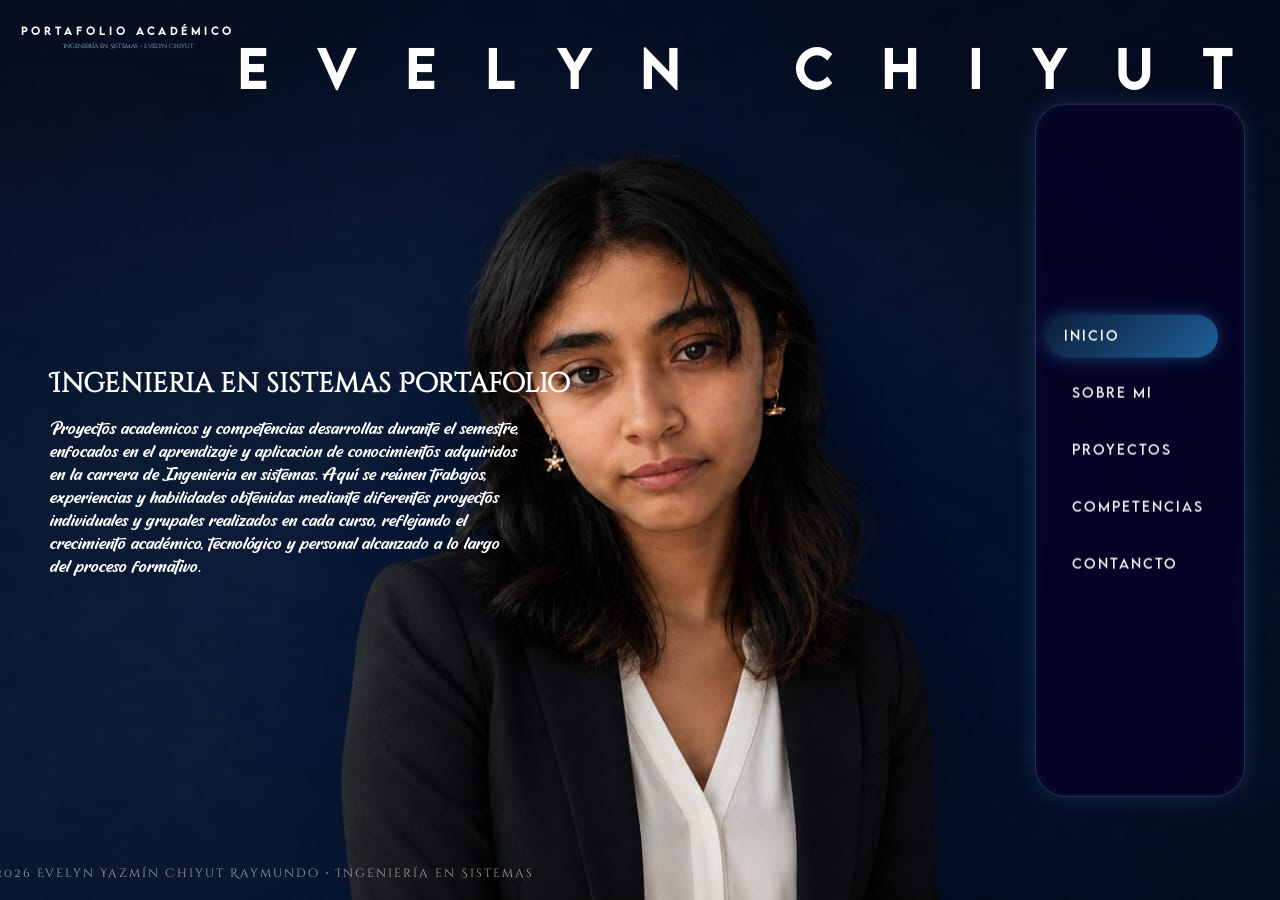
<file: index.html>
<!DOCTYPE html>
<html lang="en">
<head>
    <meta charset="UTF-8">
    <meta name="viewport" content="width=device-width, initial-scale=1.0">
    <title>Inicio</title>
    <link rel="stylesheet" href="index.css">
    <link rel="stylesheet" href="normalize.css">
</head>
<body>
    
    <section class="inicio">
         <header class="encabezado-inicio">
        <h1>Portafolio Académico</h1>
        <p>Ingeniería en Sistemas • Evelyn Chiyut</p>
    </header>

        <div class="contenido">
            <h1>Ingenieria en sistemas Portafolio</h1>
            <p>Proyectos academicos y competencias desarrollas durante el semestre,</p>
            <p>enfocados en el aprendizaje y aplicacion de conocimientos adquiridos</p>
            <p>en la carrera de Ingenieria en sistemas. Aquí se reúnen trabajos,</p>
            <p>experiencias y habilidades obtenidas mediante diferentes proyectos</p>
            <p>individuales y grupales realizados en cada curso, reflejando el</p>
            <p>crecimiento académico, tecnológico y personal alcanzado a lo largo</p>
            <p>del proceso formativo.</p>
        </div>
    </section>
    <h2 class="nombre">Evelyn Chiyut</h2>
    <nav class="menu">
        <a href="index.html" class="activo">Inicio</a>
        <a href="sobre-mi.html">Sobre mi</a>
        <a href="Proyector.html">Proyectos</a>
        <a href="Competencias.html">Competencias</a>
        <a href="contacto.html">Contancto</a>
    </nav>
    <footer class="footer-inicio">
    <p>
        © 2026 Evelyn Yazmín Chiyut Raymundo • Ingeniería en Sistemas
    </p>
</footer>
</body>
</html>
</file>
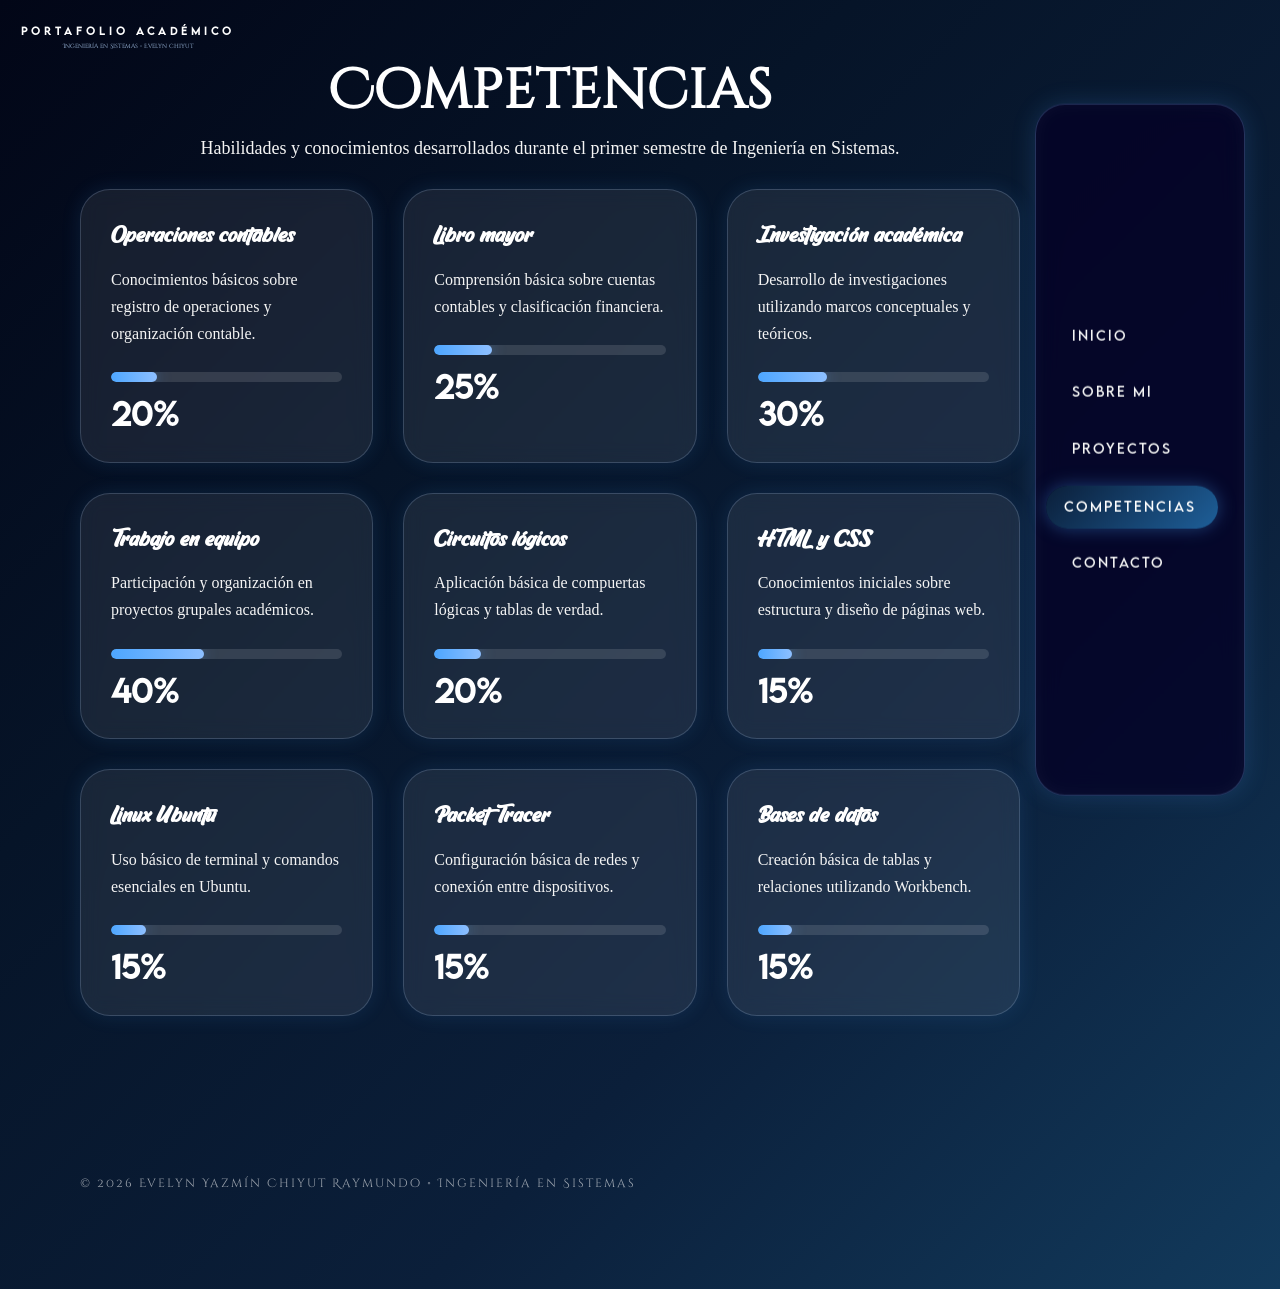
<file: Competencias.html>
<!DOCTYPE html>
<html lang="en">
<head>
    <meta charset="UTF-8">
    <meta name="viewport" content="width=device-width, initial-scale=1.0">
    <title>Competencias</title>
    <link rel="stylesheet" href="competencias.css">
    <link rel="stylesheet" href="normalize.css">
</head>
<body>
    <nav class="menu">
        <a href="index.html">Inicio</a>
        <a href="sobre-mi.html">Sobre mi</a>
        <a href="Proyector.html">Proyectos</a>
        <a href="Competencias.html" class="activo">Competencias</a>
        <a href="contacto.html">Contacto</a>

    </nav>
    <section id="competencias" class="competencias">
         <header class="encabezado-inicio">
        <h1>Portafolio Académico</h1>
        <p>Ingeniería en Sistemas • Evelyn Chiyut</p>
    </header>
    <h2>Competencias</h2>
    <p class="texto-competencias">
        Habilidades y conocimientos desarrollados durante el primer semestre
        de Ingeniería en Sistemas.
    </p>

   <div class="contenedor-competencias">

    <div class="card-competencia">
        <h3>Operaciones contables</h3>

        <p>
            Conocimientos básicos sobre registro de operaciones y organización contable.
        </p>

        <div class="barra">
            <div class="nivel veinte"></div>
        </div>

        <span>20%</span>
    </div>

    <div class="card-competencia">
        <h3>Libro mayor</h3>

        <p>
            Comprensión básica sobre cuentas contables y clasificación financiera.
        </p>

        <div class="barra">
            <div class="nivel veinticinco"></div>
        </div>

        <span>25%</span>
    </div>

    <div class="card-competencia">
        <h3>Investigación académica</h3>

        <p>
            Desarrollo de investigaciones utilizando marcos conceptuales y teóricos.
        </p>

        <div class="barra">
            <div class="nivel treinta"></div>
        </div>

        <span>30%</span>
    </div>

    <div class="card-competencia">
        <h3>Trabajo en equipo</h3>

        <p>
            Participación y organización en proyectos grupales académicos.
        </p>

        <div class="barra">
            <div class="nivel cuarenta"></div>
        </div>

        <span>40%</span>
    </div>

    <div class="card-competencia">
        <h3>Circuitos lógicos</h3>

        <p>
            Aplicación básica de compuertas lógicas y tablas de verdad.
        </p>

        <div class="barra">
            <div class="nivel veinte"></div>
        </div>

        <span>20%</span>
    </div>

    <div class="card-competencia">
        <h3>HTML y CSS</h3>

        <p>
            Conocimientos iniciales sobre estructura y diseño de páginas web.
        </p>

        <div class="barra">
            <div class="nivel quince"></div>
        </div>

        <span>15%</span>
    </div>

    <div class="card-competencia">
        <h3>Linux Ubuntu</h3>

        <p>
            Uso básico de terminal y comandos esenciales en Ubuntu.
        </p>

        <div class="barra">
            <div class="nivel quince"></div>
        </div>

        <span>15%</span>
    </div>

    <div class="card-competencia">
        <h3>Packet Tracer</h3>

        <p>
            Configuración básica de redes y conexión entre dispositivos.
        </p>

        <div class="barra">
            <div class="nivel quince"></div>
        </div>

        <span>15%</span>
    </div>

    <div class="card-competencia">
        <h3>Bases de datos</h3>

        <p>
            Creación básica de tablas y relaciones utilizando Workbench.
        </p>

        <div class="barra">
            <div class="nivel quince"></div>
        </div>

        <span>15%</span>
    </div>

</div>
     <footer class="footer-inicio">
    <p>
        © 2026 Evelyn Yazmín Chiyut Raymundo • Ingeniería en Sistemas
    </p>
</footer>
</body>
</html>
</file>
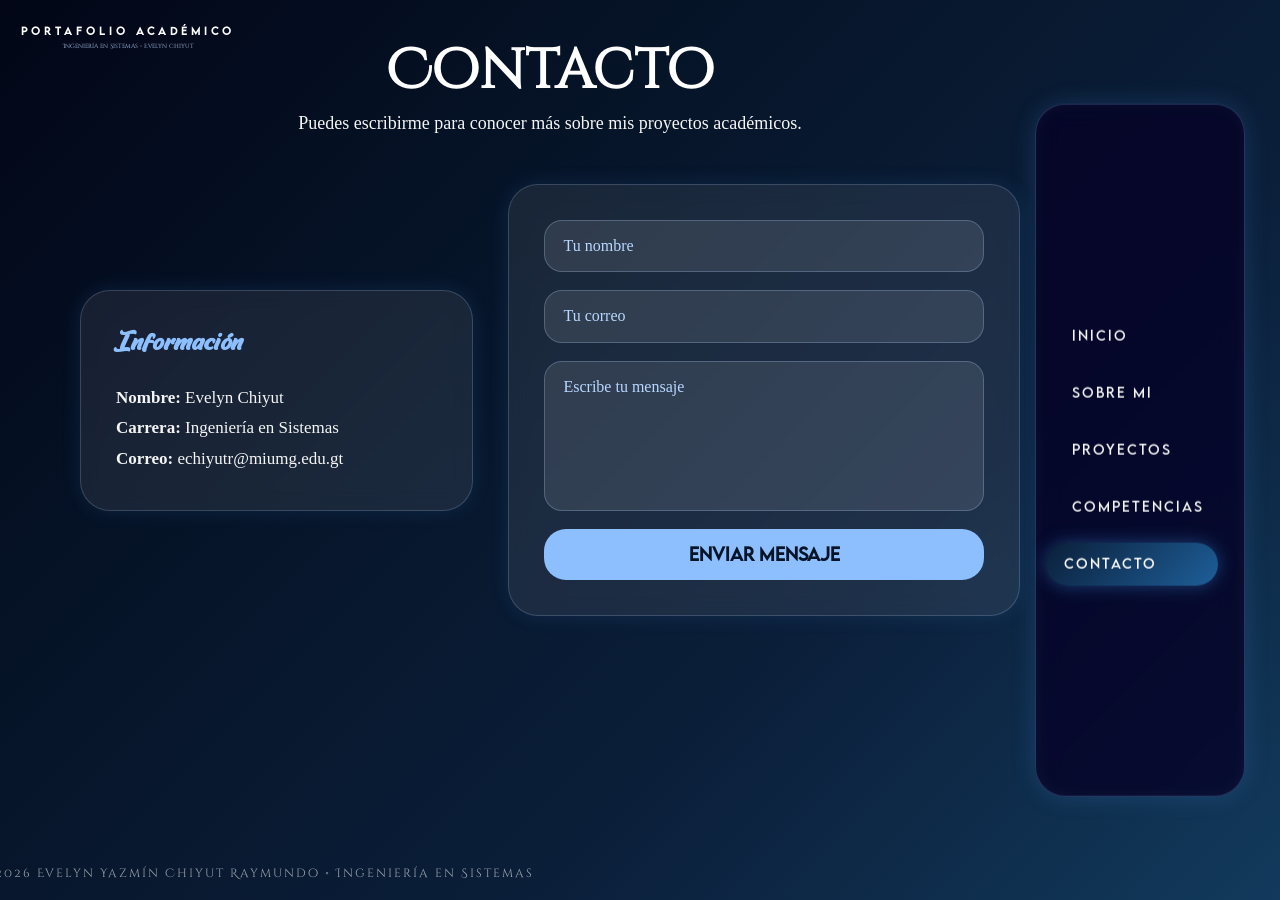
<file: contacto.html>
<!DOCTYPE html>
<html lang="en">
<head>
    <meta charset="UTF-8">
    <meta name="viewport" content="width=device-width, initial-scale=1.0">
    <title>contacto</title>
    <link rel="stylesheet" href="contacto.css">
    <link rel="stylesheet" href="normalize.css">
</head>
<body>
     <nav class="menu">
        <a href="index.html">Inicio</a>
        <a href="sobre-mi.html">Sobre mi</a>
        <a href="Proyector.html">Proyectos</a>
        <a href="Competencias.html">Competencias</a>
        <a href="contacto.html" class="activo">Contacto</a>
    </nav>

    <section id="competencias" class="competencias">
         <header class="encabezado-inicio">
        <h1>Portafolio Académico</h1>
        <p>Ingeniería en Sistemas • Evelyn Chiyut</p>
    </header>
    <section id="contacto" class="contacto">
    <h2>Contacto</h2>
    <p class="texto-contacto">
        Puedes escribirme para conocer más sobre mis proyectos académicos.
    </p>

    <div class="contenedor-contacto">
        <div class="info-contacto">
            <h3>Información</h3>

            <p><b>Nombre:</b> Evelyn Chiyut</p>
            <p><b>Carrera:</b> Ingeniería en Sistemas</p>
            <p><b>Correo:</b> echiyutr@miumg.edu.gt</p>
        </div>
    <form class="formulario-contacto" action="https://formsubmit.co/echiyutr@miumg.edu.gt" method="POST">
    <input type="text" name="Nombre" placeholder="Tu nombre" required>
    <input type="email" name="Correo" placeholder="Tu correo" required>
    <textarea name="Mensaje" placeholder="Escribe tu mensaje" required></textarea>
    <input type="hidden" name="_subject" value="Nuevo mensaje desde mi portafolio">
    <input type="hidden" name="_captcha" value="false">
    <input type="hidden" name="_next" value="http://127.0.0.1:5500/contacto.html">
    <button type="submit">Enviar mensaje</button>
    </form>
    </div>
</section>
 <footer class="footer-inicio">
    <p>
        © 2026 Evelyn Yazmín Chiyut Raymundo • Ingeniería en Sistemas
    </p>
</footer>
</body>
</html>
</file>
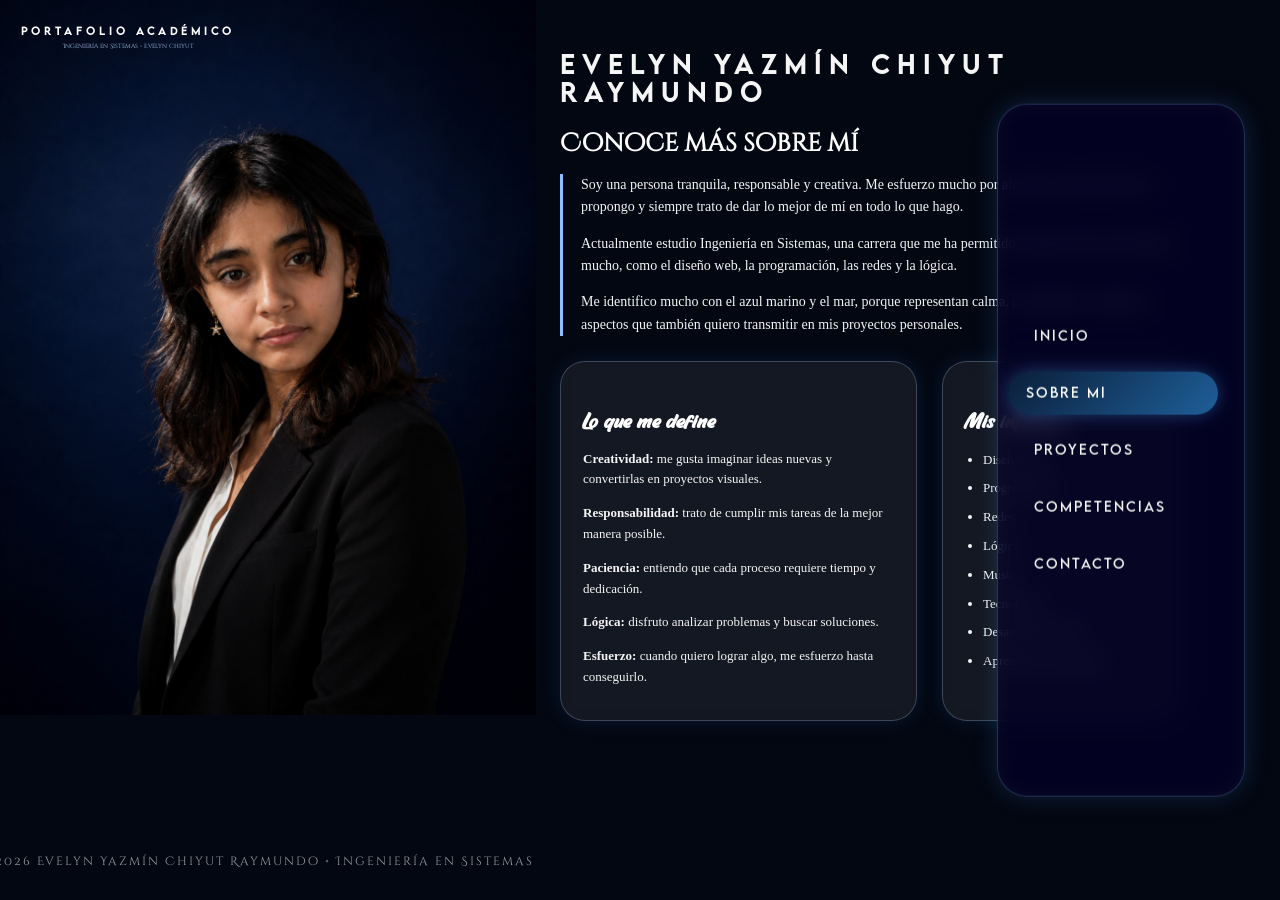
<file: sobre-mi.html>
<!DOCTYPE html>
<html lang="en">
<head>
    <meta charset="UTF-8">
    <meta name="viewport" content="width=device-width, initial-scale=1.0">
    <title>Sobre mi</title>
    <link rel="stylesheet" href="sobre-mi.css">
    <link rel="stylesheet" href="normalize.css">
</head>
<body>
    <nav class="menu">
        <a href="index.html">Inicio</a>
        <a href="sobre-mi.html" class="activo">Sobre mi</a>
        <a href="Proyector.html">Proyectos</a>
        <a href="Competencias.html">Competencias</a>
        <a href="contacto.html">Contacto</a>
    </nav>
    <img src="foto2.png" alt="" height="715px" >
   <section class="sobre">
     <header class="encabezado-inicio">
        <h1>Portafolio Académico</h1>
        <p>Ingeniería en Sistemas • Evelyn Chiyut</p>
    </header>

    <div class="contenido-sobre">
        <h1>Evelyn Yazmín Chiyut Raymundo</h1>
        <h2>Conoce más sobre mí</h2>
        <div class="texto-principal">
            <p>
                Soy una persona tranquila, responsable y creativa. Me esfuerzo mucho por alcanzar cada meta que me propongo y siempre trato de dar lo mejor de mí en todo lo que hago.
            </p>
            <p>
                Actualmente estudio Ingeniería en Sistemas, una carrera que me ha permitido descubrir áreas que disfruto mucho, como el diseño web, la programación, las redes y la lógica.
            </p>
            <p>
                Me identifico mucho con el azul marino y el mar, porque representan calma, profundidad y elegancia, aspectos que también quiero transmitir en mis proyectos personales.
            </p>
        </div>

        <div class="bloques-sobre">
            <div class="bloque">
                <h3>Lo que me define</h3>
                <p><b>Creatividad:</b> me gusta imaginar ideas nuevas y convertirlas en proyectos visuales.</p>
                <p><b>Responsabilidad:</b> trato de cumplir mis tareas de la mejor manera posible.</p>
                <p><b>Paciencia:</b> entiendo que cada proceso requiere tiempo y dedicación.</p>
                <p><b>Lógica:</b> disfruto analizar problemas y buscar soluciones.</p>
                <p><b>Esfuerzo:</b> cuando quiero lograr algo, me esfuerzo hasta conseguirlo.</p>
            </div>

            <div class="bloque">
                <h3>Mis intereses</h3>
                <ul>
                    <li>Diseño web</li>
                    <li>Programación</li>
                    <li>Redes</li>
                    <li>Lógica</li>
                    <li>Música</li>
                    <li>Tecnología</li>
                    <li>Desarrollo creativo</li>
                    <li>Aprender cosas nuevas</li>
                </ul>
            </div>

        </div>

    </div>

</section>
 <footer class="footer-inicio">
    <p>
        © 2026 Evelyn Yazmín Chiyut Raymundo • Ingeniería en Sistemas
    </p>
</footer>
</body>
</html>
</file>
<file: index.css>
@font-face{
    font-family: Lemon;
    src: url("LEMONMILK-Regular.otf");
}
@font-face{
    font-family: cinzel;
    src: url(CinzelDecorative-Regular.otf);
}
@font-face{
    font-family: deartone;
    src: url(Deartone.ttf);
}
*{
    margin: 0px;
    padding: 0px;
    box-sizing: border-box;
}
.inicio{
    width: 100%;
    height: 100vh;
    background-image: url(foto.jpeg);
    background-repeat: no-repeat;
    background-size: cover;
    background-position: center;
    overflow:hidden;   
}
.contenido{
    height: 100vh;
    display: flex;
    flex-direction: column;
    justify-content: center;
    align-items: flex-start;
    padding-left: 50px;
    padding-top: 25px;
    color: white;
}
.nombre{
    position: absolute;
    top: 40px;
    left: 80px;
    transform: translateX(15%);
    color: white;
    font-size: 50px;
    letter-spacing: 50px;
    font-family: Lemon;
}
.contenido h1{
    font-family: cinzel;
    font-size: 27px;
}
.contenido p{
    font-family: deartone;
    font-size: 20px;
}
.menu{
    position: fixed;
    right: 35px;
    top: 50%;
    transform: translateY(-50%);
    width: 210px;
    padding: 210px 18px;
    background: rgba(4, 1, 38, 0.78);
    border: 1px solid rgba(141,191,255,0.25);
    border-radius: 30px;
    display: flex;
    flex-direction: column;
    gap: 14px;
    backdrop-filter: blur(12px);
    box-shadow:
    0 0 25px rgba(77,166,255,0.18),
    inset 0 0 18px rgba(255,255,255,0.04);
    z-index: 100;
}

.menu a{
    text-decoration: none;
    color: #F5F5F5;
    font-family: Lemon;
    font-size: 13px;
    letter-spacing: 2px;
    padding: 14px 18px;
    border-radius: 22px;
    transition: 0.3s ease;
}

.menu a:hover,
.menu a.activo{
    background: linear-gradient(135deg, #0B1F3A, #1E5F99);
    color: white;
    box-shadow: 0 0 18px rgba(77,166,255,0.35);
    transform: translateX(-8px);
}
.encabezado-inicio{
    position: absolute;
    top: 25px;
    left: 10%;
    transform: translateX(-50%);
    text-align: center;
    background: none;
    border: none;
    z-index: 10;
}

.encabezado-inicio h1{
    color: white;
    font-family: Lemon;
    font-size: 10px;
    letter-spacing: 4px;
    margin: 0;
}

.encabezado-inicio p{
    color: #B8D8FF;
    font-family: cinzel;
    font-size: 6px;
    margin-top: 6px;
}
.footer-inicio{
    position: absolute;

    bottom: 20px;

    left: 20%;

    transform: translateX(-50%);

    text-align: center;

    background: none;

    border: none;

    z-index: 10;
}

.footer-inicio p{
    color: rgba(255,255,255,0.60);

    font-family: cinzel;

    font-size: 12px;

    letter-spacing: 2px;
}
</file>
<file: competencias.css>
@font-face{
    font-family: Lemon;
    src: url("LEMONMILK-Regular.otf");
}
@font-face{
    font-family: cinzel;
    src: url(CinzelDecorative-Regular.otf);
}
@font-face{
    font-family: deartone;
    src: url(Deartone.ttf);
}
@font-face{
    font-family: mon;
    src: url(Mom«t___.ttf);
}
@font-face{
    font-family: oldnews;
    src: url(OldNewspaperTypes.ttf);
}
*{
    margin: 0px;
    padding: 0px;
    box-sizing: border-box;
}
.menu{
    position: fixed;
    right: 35px;
    top: 50%;
    transform: translateY(-50%);
    width: 210px;
    padding: 210px 18px;
    background: rgba(4, 1, 38, 0.78);
    border: 1px solid rgba(141,191,255,0.25);
    border-radius: 30px;
    display: flex;
    flex-direction: column;
    gap: 14px;
    backdrop-filter: blur(12px);
    box-shadow:
    0 0 25px rgba(77,166,255,0.18),
    inset 0 0 18px rgba(255,255,255,0.04);
    z-index: 100;
}

.menu a{
    text-decoration: none;
    color: #F5F5F5;
    font-family: Lemon;
    font-size: 13px;
    letter-spacing: 2px;
    padding: 14px 18px;
    border-radius: 22px;
    transition: 0.3s ease;
}

.menu a:hover,
.menu a.activo{
    background: linear-gradient(135deg, #0B1F3A, #1E5F99);
    color: white;
    box-shadow: 0 0 18px rgba(77,166,255,0.35);
    transform: translateX(-8px);
}
.competencias{
    min-height: 100vh;
    padding: 25px 260px 100px 80px;
    background:
    linear-gradient(
    135deg,
    #020617,
    #061428,
    #0B1F3A,
    #123A5C);
    color: white;
}

.competencias h2{
    text-align: center;
    margin-top: 30px;
    font-size: 55px;
    color: white;
    margin-bottom: 20px;
    font-family: Cinzel;
}

.texto-competencias{
    text-align: center;
    color: #F5F5F5;
    font-size: 18px;
    margin-bottom: 50px;
    font-family: Caviar;
}

.contenedor-competencias{
    display: grid;
    grid-template-columns: repeat(3, 1fr);
    gap: 30px;
    margin-top: -20px;
}

.card-competencia{
    min-height: 230px;
    background: rgba(255,255,255,0.08);
    border: 1px solid rgba(184,216,255,0.20);
    border-radius: 30px;
    padding: 30px;
    backdrop-filter: blur(10px);
    box-shadow:0 0 20px rgba(77,166,255,0.12);
    transition: 0.4s;
}

.card-competencia:hover{
    transform:
    translateY(-10px)
    scale(1.02);
    border:1px solid #8DBFFF;
    box-shadow: 0 0 35px rgba(77,166,255,0.30);
}

.card-competencia h3{
    color: white;
    font-size: 24px;
    margin-bottom: 18px;
    font-family: Deartone;
}

.card-competencia p{
    color: #F5F5F5;
    line-height: 1.7;
    margin-bottom: 25px;
    font-family: Caviar;
}

.card-competencia span{
    color: white;
    font-size: 30px;
    font-weight: bold;
    font-family: Lemon;
}
.barra{
    width: 100%;

    height: 10px;

    background: rgba(255,255,255,0.12);

    border-radius: 20px;

    overflow: hidden;

    margin-top: 18px;

    margin-bottom: 15px;
}

.nivel{
    height: 100%;

    border-radius: 20px;

    background:
    linear-gradient(
    90deg,
    #4DA6FF,
    #8DBFFF);

    box-shadow:
    0 0 15px rgba(77,166,255,0.4);
}

.quince{
    width: 15%;
}

.veinte{
    width: 20%;
}

.veinticinco{
    width: 25%;
}

.treinta{
    width: 30%;
}

.cuarenta{
    width: 40%;
}
.encabezado-inicio{
    position: absolute;
    top: 25px;
    left: 10%;
    transform: translateX(-50%);
    text-align: center;
    background: none;
    border: none;
    z-index: 10;
}

.encabezado-inicio h1{
    color: white;
    font-family: Lemon;
    font-size: 10px;
    letter-spacing: 4px;
    margin: 0;
}

.encabezado-inicio p{
    color: #B8D8FF;
    font-family: cinzel;
    font-size: 6px;
    margin-top: 6px;
}
.footer-inicio{
    width: 100%;
    padding-top: 160px;
    text-align: left;
}

.footer-inicio p{
    color: rgba(255,255,255,0.60);

    font-family: cinzel;

    font-size: 12px;

    letter-spacing: 2px;
}
</file>
<file: contacto.css>
@font-face{
    font-family: Lemon;
    src: url("LEMONMILK-Regular.otf");
}
@font-face{
    font-family: cinzel;
    src: url(CinzelDecorative-Regular.otf);
}
@font-face{
    font-family: deartone;
    src: url(Deartone.ttf);
}
@font-face{
    font-family: mon;
    src: url(Mom«t___.ttf);
}
@font-face{
    font-family: oldnews;
    src: url(OldNewspaperTypes.ttf);
}
*{
    margin: 0px;
    padding: 0px;
    box-sizing: border-box;
}
.menu{
    position: fixed;
    right: 35px;
    top: 50%;
    transform: translateY(-50%);
    width: 210px;
    padding: 210px 18px;
    background: rgba(4, 1, 38, 0.78);
    border: 1px solid rgba(141,191,255,0.25);
    border-radius: 30px;
    display: flex;
    flex-direction: column;
    gap: 14px;
    backdrop-filter: blur(12px);
    box-shadow:
    0 0 25px rgba(77,166,255,0.18),
    inset 0 0 18px rgba(255,255,255,0.04);
    z-index: 100;
}

.menu a{
    text-decoration: none;
    color: #F5F5F5;
    font-family: Lemon;
    font-size: 13px;
    letter-spacing: 2px;
    padding: 14px 18px;
    border-radius: 22px;
    transition: 0.3s ease;
}

.menu a:hover,
.menu a.activo{
    background: linear-gradient(135deg, #0B1F3A, #1E5F99);
    color: white;
    box-shadow: 0 0 18px rgba(77,166,255,0.35);
    transform: translateX(-8px);
}
.contacto{
    min-height: 100vh;
    padding: 35px 260px 100px 80px;
    background:
    linear-gradient(
    135deg,
    #020617,
    #061428,
    #0B1F3A,
    #123A5C);
    color: white;
}

.contacto h2{
    text-align: center;
    font-size: 55px;
    color: white;
    margin-bottom: 15px;
    font-family: Cinzel;
}

.texto-contacto{
    text-align: center;
    color: #F5F5F5;
    font-size: 18px;
    margin-bottom: 50px;
    font-family: Caviar;
}

.contenedor-contacto{
    display: grid;
    grid-template-columns: 1fr 1.3fr;
    gap: 35px;
    align-items: center;
}

.info-contacto,
.formulario-contacto{
    background: rgba(255,255,255,0.08);
    border:
    1px solid rgba(184,216,255,0.20);
    border-radius: 30px;
    padding: 35px;
    backdrop-filter: blur(10px);
    box-shadow:
    0 0 20px rgba(77,166,255,0.12);
}

.info-contacto h3{
    color: #8DBFFF;
    font-size: 28px;
    margin-bottom: 25px;
    font-family: Deartone;
}

.info-contacto p{
    color: #F5F5F5;
    font-size: 17px;
    line-height: 1.8;
    font-family: Caviar;
}

.formulario-contacto{
    display: flex;
    flex-direction: column;
    gap: 18px;
}

.formulario-contacto input,
.formulario-contacto textarea{
    width: 100%;
    padding: 16px 18px;
    border: 1px solid rgba(184,216,255,0.25);
    border-radius: 18px;
    background: rgba(255,255,255,0.10);
    color: white;
    font-size: 16px;
    font-family: Caviar;
    outline: none;
}

.formulario-contacto textarea{
    height: 150px;
    resize: none;
}

.formulario-contacto input::placeholder,
.formulario-contacto textarea::placeholder{
    color: #B8D8FF;
}

.formulario-contacto input:focus,
.formulario-contacto textarea:focus{
    border: 1px solid #8DBFFF;
    box-shadow:
    0 0 18px rgba(77,166,255,0.35);
}

.formulario-contacto button{
    padding: 16px;
    border: none;
    border-radius: 22px;
    background: #8DBFFF;
    color: #061428;
    font-size: 17px;
    font-weight: bold;
    font-family: Lemon;
    cursor: pointer;
    transition: 0.4s;
}

.formulario-contacto button:hover{
    background: white;
    transform: translateY(-5px);
    box-shadow:
    0 0 25px rgba(77,166,255,0.45);
}
.encabezado-inicio{
    position: absolute;
    top: 25px;
    left: 10%;
    transform: translateX(-50%);
    text-align: center;
    background: none;
    border: none;
    z-index: 10;
}

.encabezado-inicio h1{
    color: white;
    font-family: Lemon;
    font-size: 10px;
    letter-spacing: 4px;
    margin: 0;
}

.encabezado-inicio p{
    color: #B8D8FF;
    font-family: cinzel;
    font-size: 6px;
    margin-top: 6px;
}
.footer-inicio{
    position: absolute;

    bottom: 20px;

    left: 20%;

    transform: translateX(-50%);

    text-align: center;

    background: none;

    border: none;

    z-index: 10;
}

.footer-inicio p{
    color: rgba(255,255,255,0.60);

    font-family: cinzel;

    font-size: 12px;

    letter-spacing: 2px;
}
</file>
<file: sobre-mi.css>
@font-face{
    font-family: Lemon;
    src: url("LEMONMILK-Regular.otf");
}
@font-face{
    font-family: cinzel;
    src: url(CinzelDecorative-Regular.otf);
}
@font-face{
    font-family: deartone;
    src: url(Deartone.ttf);
}
@font-face{
    font-family: mon;
    src: url(Mom«t___.ttf);
}
@font-face{
    font-family: oldnews;
    src: url(OldNewspaperTypes.ttf);
}
.menu{
    position: fixed;
    right: 35px;
    top: 50%;
    transform: translateY(-50%);
    width: 210px;
    padding: 210px 18px;
    background: rgba(4, 1, 38, 0.78);
    border: 1px solid rgba(141,191,255,0.25);
    border-radius: 30px;
    display: flex;
    flex-direction: column;
    gap: 14px;
    backdrop-filter: blur(12px);
    box-shadow:
    0 0 25px rgba(77,166,255,0.18),
    inset 0 0 18px rgba(255,255,255,0.04);
    z-index: 100;
}

.menu a{
    text-decoration: none;
    color: #F5F5F5;
    font-family: Lemon;
    font-size: 13px;
    letter-spacing: 2px;
    padding: 14px 18px;
    border-radius: 22px;
    transition: 0.3s ease;
}

.menu a:hover,
.menu a.activo{
    background: linear-gradient(135deg, #0B1F3A, #1E5F99);
    color: white;
    box-shadow: 0 0 18px rgba(77,166,255,0.35);
    transform: translateX(-8px);
}
body{
    background-color: #030712;
}
.sobre{
    position: absolute;
    top: 0;
    left: 0;
    width: 100%;
    min-height: 100vh;
}

.contenido-sobre{
    position: absolute;
    top: 35px;
    left: 560px;
    width: 620px;
    color: white;
}

.contenido-sobre h1{
    font-family: Lemon;
    font-size: 24px;
    letter-spacing: 8px;
    color: #F5F5F5;
    margin-bottom: 18px;
}

.contenido-sobre h2{
    font-family: Cinzel;
    font-size: 25px;
    color: white;
    margin-bottom: 18px;
}

.texto-principal{
    border-left: 3px solid #8DBFFF;
    padding-left: 18px;
    margin-bottom: 25px;
}

.texto-principal p{
    font-family: Caviar;
    font-size: 14px;
    line-height: 1.6;
    color: #F5F5F5;
    margin-bottom: 12px;
}

.bloques-sobre{
    display: grid;
    grid-template-columns: 1.2fr 0.8fr;
    gap: 25px;
}

.bloque{
    background: rgba(255,255,255,0.07);
    border: 1px solid rgba(184,216,255,0.25);
    border-radius: 25px;
    padding: 22px;
    backdrop-filter: blur(8px);
    box-shadow: 0 0 20px rgba(77,166,255,0.12);
}

.bloque h3{
    font-family: Deartone;
    font-size: 23px;
    color: white;
    margin-bottom: 15px;
}

.bloque p,
.bloque li{
    font-family: Caviar;
    font-size: 13px;
    line-height: 1.6;
    color: #F5F5F5;
}

.bloque p{
    margin-bottom: 10px;
}

.bloque ul{
    padding-left: 18px;
}

.bloque li{
    margin-bottom: 8px;
}
.encabezado-inicio{
    position: fixed;
    top: 25px;
    left: 10%;
    transform: translateX(-50%);
    text-align: center;
    background: none;
    border: none;
    z-index: 10;
}

.encabezado-inicio h1{
    color: white;
    font-family: Lemon;
    font-size: 10px;
    letter-spacing: 4px;
    margin: 0;
}

.encabezado-inicio p{
    color: #B8D8FF;
    font-family: cinzel;
    font-size: 6px;
    margin-top: 6px;
}
.footer-inicio{
    position: fixed;

    bottom: 20px;

    left: 20%;

    transform: translateX(-50%);

    text-align: center;

    background: none;

    border: none;

    z-index: 10;
}

.footer-inicio p{
    color: rgba(255,255,255,0.60);

    font-family: cinzel;

    font-size: 12px;

    letter-spacing: 2px;
}
</file>
